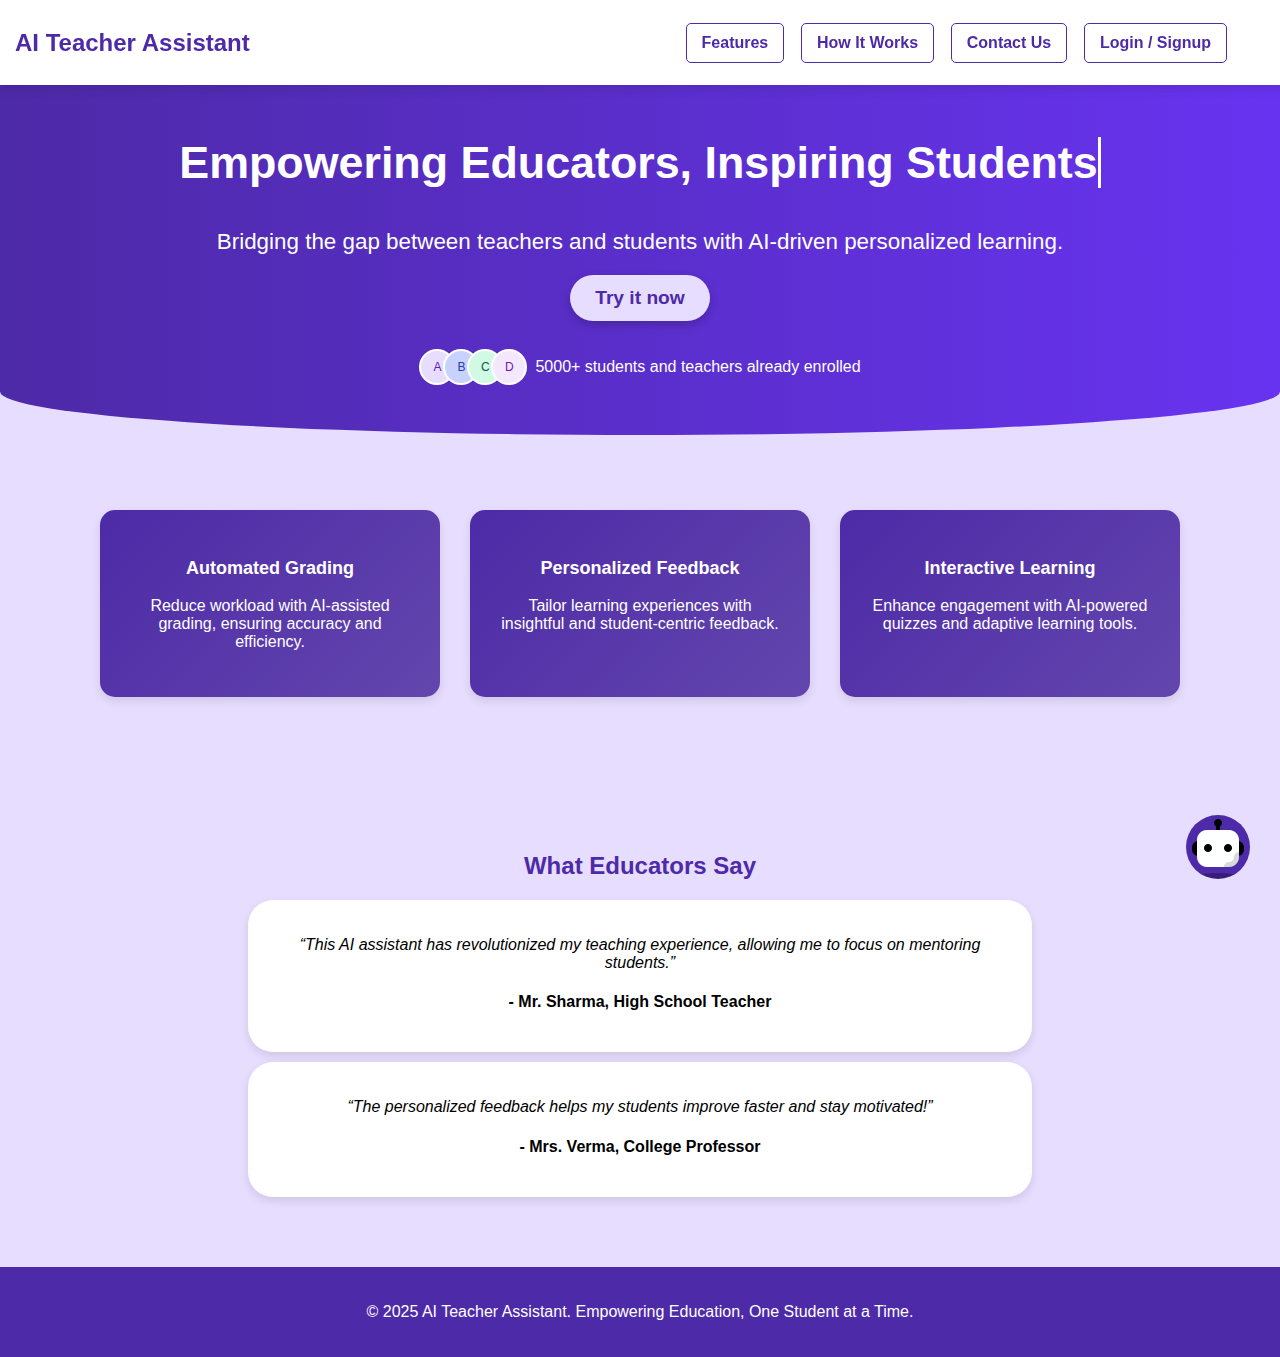
<file: index.html>
<!DOCTYPE html>
<html>

<head>
  <title>
    AI Teacher Assistant
  </title>
  <link href="code_me_styles.css" rel="stylesheet">
</head>

<body>
  <div class="header">
    <div class="left">
      <div class="page-title">
        AI Teacher Assistant
      </div>
    </div>
    <div class="right">
      <div class="features">
        Features
      </div>
      <div class="howitworks">
        How It Works
      </div>
      <div class="contact">
        Contact Us
      </div>
      <div class="login">
        <a href="login.html">Login / Signup</a>
      </div>

    </div>
  </div>
  <div class="top">
    <div class="large-text">
      Empowering Educators, Inspiring Students
    </div>
    <div class="text">
      Bridging the gap between teachers and students with AI-driven personalized learning.
    </div>
    <div class="button">
      <a href="register.html">Try it now</a>
    </div>
    <div class="join-section">
      <div class="avatars">
        <div class="avatar bg-indigo-200 text-indigo-800">A</div>
        <div class="avatar bg-blue-200 text-blue-800">B</div>
        <div class="avatar bg-green-200 text-green-800">C</div>
        <div class="avatar bg-purple-200 text-purple-800">D</div>
      </div>
      <span class="join-text"> 5000+ students and teachers already enrolled</span>
    </div>
  </div>
  <div class="Threebuttons">
    <div class="buttonhere">
      <div class="heading">
        Automated Grading
      </div>
      <div class="random">
        Reduce workload with AI-assisted grading, ensuring accuracy and efficiency.
      </div>
    </div>
    <div class="buttonhere">
      <div class="heading">
        Personalized Feedback
      </div>
      <div class="random">
        Tailor learning experiences with insightful and student-centric feedback.
      </div>
    </div>
    <div class="buttonhere">
      <div class="heading">
        Interactive Learning
      </div>
      <div class="random">
        Enhance engagement with AI-powered quizzes and adaptive learning tools.
      </div>
    </div>
  </div>
  <div class="testimonials">
    <h2>What Educators Say</h2>
    <div class="testimonial">
      <p>“This AI assistant has revolutionized my teaching experience, allowing me to focus on mentoring students.”</p>
      <h4>- Mr. Sharma, High School Teacher</h4>
    </div>
    <div class="testimonial">
      <p>“The personalized feedback helps my students improve faster and stay motivated!”</p>
      <h4>- Mrs. Verma, College Professor</h4>
    </div>
  </div>
  <div class="iconbutton">
    <a href="#" id="chatbotButton">
      <img src="Icons/bot.png" style="border-radius: 100%;">
    </a>
    <div class="tooltip">Masterji - AI Chatbot</div>
  </div>

  <!-- The chatbot iframe (hidden by default) -->
  <div id="chatbotContainer" style="display:none;">
    <iframe style="border-radius: 5% ;border-color: blueviolet;" allow="microphone;" width="350" height="430"
      src="https://console.dialogflow.com/api-client/demo/embedded/7ff48568-155b-4105-8dbd-4f1578ec49bf">
    </iframe>
  </div>

  <footer>
    <p>© 2025 AI Teacher Assistant. Empowering Education, One Student at a Time.</p>
  </footer>


  <script src="script_g.js"></script>
</body>

</html>
</file>
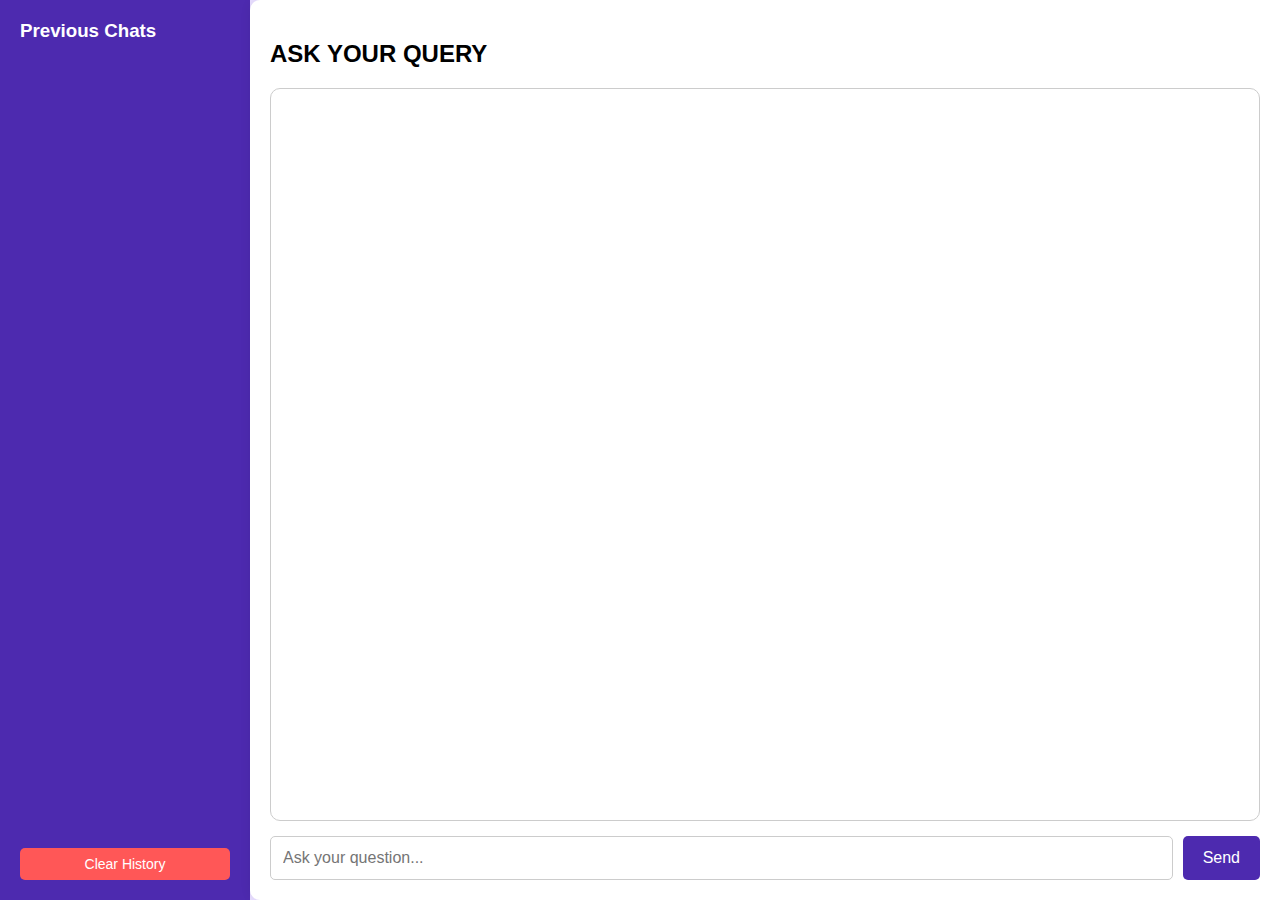
<file: chat.html>
<!DOCTYPE html>
<html lang="en">
<head>
    <meta charset="UTF-8" />
    <meta name="viewport" content="width=device-width, initial-scale=1.0"/>
    <title>AI Chatbot</title>
    <style>
        /* --- STYLES REMAIN THE SAME --- */
        * {
            box-sizing: border-box;
        }

        body {
            font-family: Arial, sans-serif;
            margin: 0;
            padding: 0;
            height: 100vh;
            display: flex;
            background-color: #e7ddff;
        }

        .sidebar {
            width: 250px;
            background-color: #4d2aaf;
            color: white;
            padding: 20px;
            overflow-y: auto;
            display: flex; 
            flex-direction: column; 
        }
        
        .sidebar button {
            padding: 8px 15px;
            margin-top: 10px;
            background-color: #ff5757;
            color: white;
            border: none;
            border-radius: 5px;
            cursor: pointer;
            font-size: 14px;
        }

        .sidebar h3 {
            margin-top: 0;
        }

        .sidebar .history {
            margin-top: 20px;
            flex-grow: 1; 
        }

        .sidebar .history div {
            margin-bottom: 10px;
            padding: 10px;
            background-color: #6546b4; 
            border-radius: 5px;
            font-size: 14px;
            cursor: pointer;
            white-space: nowrap; 
            overflow: hidden; 
            text-overflow: ellipsis; 
        }

        .main-container {
            flex: 1;
            display: flex;
            flex-direction: column;
            padding: 20px;
            background: #ffffff;
            border-radius: 10px 0 0 10px;
            box-shadow: -2px 0 10px rgba(0,0,0,0.05);
        }

        .chat-box {
            flex: 1;
            overflow-y: auto;
            padding: 15px;
            border: 1px solid #ccc;
            border-radius: 10px;
            margin-bottom: 15px;
            display: flex; 
            flex-direction: column;
        }

        .message {
            padding: 10px;
            border-radius: 5px;
            margin-bottom: 8px;
            max-width: 80%;
        }

        .user-message {
            background-color: #4d2aaf;
            color: white;
            margin-left: auto; 
        }

        .ai-message {
            background-color: #e0e0e0;
            color: black;
            margin-right: auto; 
        }

        .chat-form {
            display: flex;
            gap: 10px;
        }

        input {
            flex: 1;
            padding: 12px;
            border-radius: 5px;
            border: 1px solid #ccc;
            font-size: 16px;
        }

        .chat-form button {
            padding: 12px 20px;
            background-color: #4d2aaf;
            color: white;
            border: none;
            border-radius: 5px;
            font-size: 16px;
            cursor: pointer;
        }

        .chat-form button:hover {
            background-color: #0d1b5c;
        }

        @media screen and (max-width: 768px) {
            body {
                flex-direction: column;
            }

            .sidebar {
                width: 100%;
                height: auto;
            }

            .main-container {
                border-radius: 0;
            }
        }
    </style>
</head>
<body>

    <div class="sidebar">
        <h3>Previous Chats</h3>
        <div class="history" id="chatHistory">
            </div>
        <button id="clearHistoryBtn">Clear History</button>
    </div>

    <div class="main-container">
        <h2>ASK YOUR QUERY </h2>
        <div class="chat-box" id="chatBox">
            </div>

        <form id="chatForm" class="chat-form">
            <input type="text" id="userMessage" placeholder="Ask your question..." required />
            <button type="submit">Send</button>
        </form>
    </div>

    <script>
        // --- 🔑 API CONFIGURATION (Client-Side Access) ---
        // WARNING: API key is visible to anyone viewing your page source. 
        // This is a trade-off for using free hosting without cURL access.
        const API_KEY = "PUT YOUR API KEY"; 
        const API_URL = `{API_KEY}`;

        // --- DOM Elements ---
        const form = document.getElementById('chatForm');
        const chatBox = document.getElementById('chatBox');
        const historyBox = document.getElementById('chatHistory');
        const inputField = document.getElementById('userMessage');
        const clearBtn = document.getElementById('clearHistoryBtn');

        // Helper function to create a message element
        function createMessageElement(sender, text) {
            const div = document.createElement('div');
            div.classList.add('message');
            div.classList.add(sender === 'user' ? 'user-message' : 'ai-message');
            // Use innerHTML to correctly render line breaks
            div.innerHTML = text; 
            return div;
        }
        
        // Helper function to create a history preview element
        function createHistoryPreview(message) {
              const historyItem = document.createElement('div');
              historyItem.innerText = message.length > 40 ? message.slice(0, 37) + "..." : message;
              return historyItem;
        }

        // --- LOAD HISTORY ON PAGE LOAD ---
        function loadChatHistory() {
            const history = JSON.parse(localStorage.getItem('chatHistory') || '[]');
            
            history.forEach(msg => {
                chatBox.appendChild(createMessageElement(msg.sender, msg.text));
            });

            let lastSender = null;
            history.slice().reverse().forEach(msg => {
                if (msg.sender === 'user' && lastSender !== 'user') {
                    historyBox.prepend(createHistoryPreview(msg.text));
                }
                lastSender = msg.sender;
            });

            chatBox.scrollTop = chatBox.scrollHeight;
        }
        
        // --- CLEAR HISTORY BUTTON LISTENER ---
        clearBtn.addEventListener('click', () => {
              if (confirm("Are you sure you want to delete all chat history?")) {
                  localStorage.removeItem('chatHistory');
                  chatBox.innerHTML = ''; 
                  historyBox.innerHTML = ''; 
              }
        });


        // --- FORM SUBMISSION (API CALL IS HERE) ---
        form.addEventListener('submit', async function (event) {
            event.preventDefault();
            const message = inputField.value.trim();
            if (!message) return;

            // 1. Display user message
            const userMessageDiv = createMessageElement('user', message);
            chatBox.appendChild(userMessageDiv);

            // 2. Add to sidebar (preview)
            const historyItem = createHistoryPreview(message);
            historyBox.prepend(historyItem);

            chatBox.scrollTop = chatBox.scrollHeight;
            inputField.value = "";
            
            // Add a temporary loading message
            const loadingMessage = createMessageElement('ai', 'Thinking...');
            chatBox.appendChild(loadingMessage);
            chatBox.scrollTop = chatBox.scrollHeight;

            
            // 3. API Request Payload
            const payload = {
                "contents": [
                    {
                        "parts": [
                            {"text": `You are a helpful tutor bot.\nUser: ${message}`}
                        ]
                    }
                ]
            };

            let aiReplyText = "An error occurred. Check your console for details (F12).";
            
            try {
                // Perform the fetch request directly to the Gemini API
                const apiResponse = await fetch(API_URL, {
                    method: 'POST',
                    headers: {
                        'Content-Type': 'application/json'
                    },
                    body: JSON.stringify(payload)
                });

                const data = await apiResponse.json();

                if (apiResponse.ok && data?.candidates?.[0]?.content?.parts?.[0]?.text) {
                    // Success: Get the response text
                    aiReplyText = data.candidates[0].content.parts[0].text;
                } else if (data.error) {
                    // API-level error (e.g., API key invalid)
                    aiReplyText = `Gemini API Error: ${data.error.message}`;
                    console.error("Gemini API Error:", data.error.message);
                } else {
                    // Unknown error
                    aiReplyText = `Gemini API Error: Could not get a valid response.`;
                    console.error("Unknown API Response:", data);
                }

            } catch (error) {
                // Network error
                aiReplyText = `Network Error: ${error.message}.`;
                console.error("Fetch Error:", error);
            }

            
            // 4. Remove loading message
            chatBox.removeChild(loadingMessage);

            // 5. Display AI message (replace newlines with HTML <br />)
            const formattedReply = aiReplyText.replace(/\n/g, '<br />');
            const aiMessageDiv = createMessageElement('ai', formattedReply);
            chatBox.appendChild(aiMessageDiv);

            // 6. --- SAVE HISTORY ---
            const userMsgObj = { sender: 'user', text: message };
            const aiReplyObj = { sender: 'ai', text: formattedReply }; // Save formatted reply

            let history = JSON.parse(localStorage.getItem('chatHistory') || '[]');
            history.push(userMsgObj, aiReplyObj);
            localStorage.setItem('chatHistory', JSON.stringify(history));
            // --- END SAVE HISTORY ---
            
            // Scroll to show new message
            chatBox.scrollTop = chatBox.scrollHeight;
        });
        
        // EXECUTE LOAD HISTORY
        loadChatHistory();
    </script>

</body>
</html>
</file>
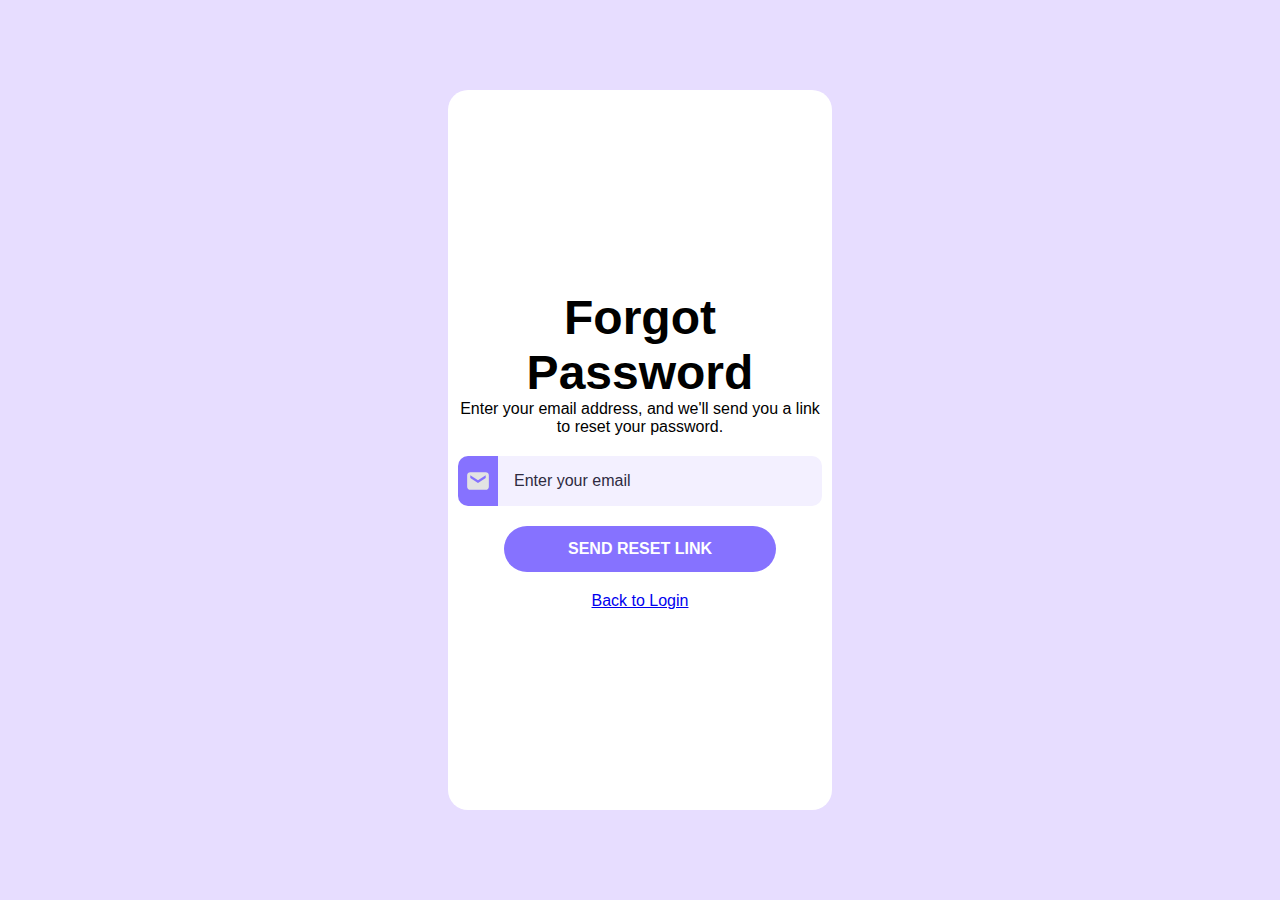
<file: forgot_password.html>
<!DOCTYPE html>
<html lang="en">
<head>
    <meta charset="UTF-8">
    <meta name="viewport" content="width=device-width, initial-scale=1.0">
    <title>Forgot Password</title>
    <link rel="stylesheet" href="stylesheet.css">
</head>
<body>
    <div class="wrapper">
        <h1>Forgot Password</h1>
        <p>Enter your email address, and we'll send you a link to reset your password.</p>

        <form action="forgot_password.php" method="POST">
            <div>
                <label for="email-input">
                    <svg xmlns="http://www.w3.org/2000/svg" height="24px" viewBox="0 -960 960 960" width="24px" fill="#e3e3e3">
                        <path d="M172-126q-53 0-89.5-36.5T46-252v-456q0-53 36.5-89.5T172-834h616q53 0 89.5 36.5T914-708v456q0 53-36.5 89.5T788-126H172Zm308-271 308-200v-111L480-508 172-708v111l308 200Z"/>
                    </svg>
            </label>
                <input required type="email" name="email" id="email-input" placeholder="Enter your email">
            </div>
            <div>
                <button type="submit">Send Reset Link</button>
            </div>
        </form>

        <p><a href="login.html">Back to Login</a></p>
    </div>
</body>
</html>
</file>
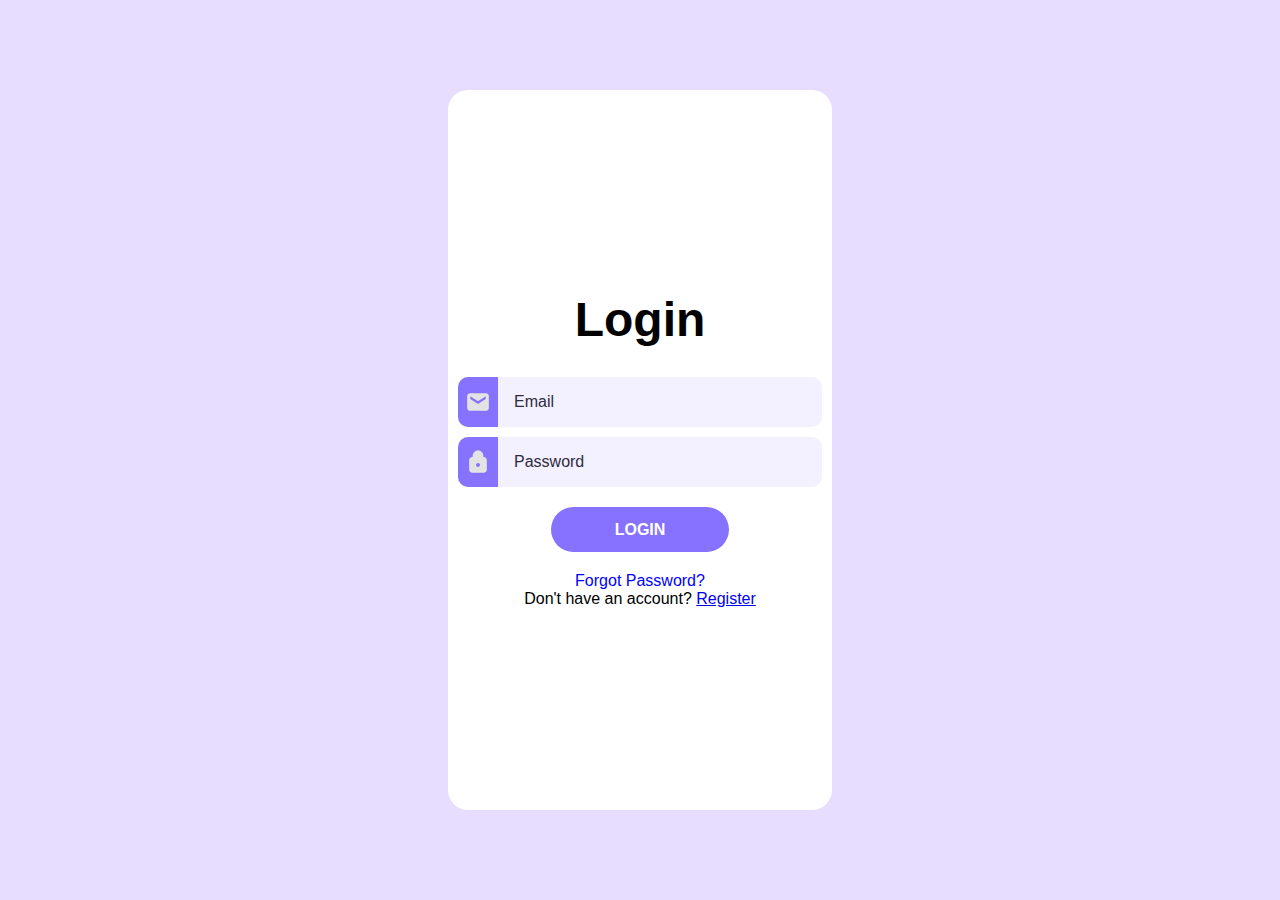
<file: login.html>
<!DOCTYPE html>
<html lang="en">
<head>
    <meta charset="UTF-8">
    <meta name="viewport" content="width=device-width, initial-scale=1.0">
    <title>Login</title>
    <link rel="stylesheet" href="stylesheet.css">
</head>
<body style="background-color: #e7ddff;">
    <div class="wrapper">
        <h1>Login</h1>
        <div id="error-message" class="error" style="color: red; margin-bottom: 10px;"></div>

        <form action="login.php" method="POST">
            <div>
                <label for="email-input">
                    <svg xmlns="http://www.w3.org/2000/svg" height="24px" viewBox="0 -960 960 960" width="24px" fill="#e3e3e3">
                        <path d="M172-126q-53 0-89.5-36.5T46-252v-456q0-53 36.5-89.5T172-834h616q53 0 89.5 36.5T914-708v456q0 53-36.5 89.5T788-126H172Zm308-271 308-200v-111L480-508 172-708v111l308 200Z"/>
                    </svg>
                </label>
                <input required type="email" name="email" id="email-input" placeholder="Email">
            </div>
            <div>
                <label for="password-input">
                    <svg xmlns="http://www.w3.org/2000/svg" height="24px" viewBox="0 -960 960 960" width="24px" fill="#e3e3e3">
                        <path d="M252-49q-51.98 0-88.99-37.01Q126-123.03 126-175v-376q0-51.97 37.01-88.99Q200.02-677 252-677h13v-51q0-91 62.5-154.5T480-946q90 0 152.5 63.5T695-728v51h13q51.97 0 88.99 37.01Q834-602.97 834-551v376q0 51.97-37.01 88.99Q759.97-49 708-49H252Zm228-234q33 0 56.5-23.5T560-363q0-33-23.5-56.5T480-443q-33 0-56.5 23.5T400-363q0 33 23.5 56.5T480-283Z"/>
                    </svg>
                </label>
                <input required type="password" name="password" id="password-input" placeholder="Password">
            </div>
            <div>
                <button type="submit">Login</button>
            </div>
        </form>

        <!-- Forgot Password Link -->
        <p><a href="forgot_password.html" style="color: blue; text-decoration: none;">Forgot Password?</a></p>

        <p>Don't have an account? <a href="register.html">Register</a></p>
    </div>

    <script>
        document.addEventListener("DOMContentLoaded", function () {
            const urlParams = new URLSearchParams(window.location.search);
            const errorMessage = urlParams.get("error");
    
            if (errorMessage) {
                document.getElementById("error-message").textContent = errorMessage;
            }
        });
    </script>
</body>
</html>
</file>
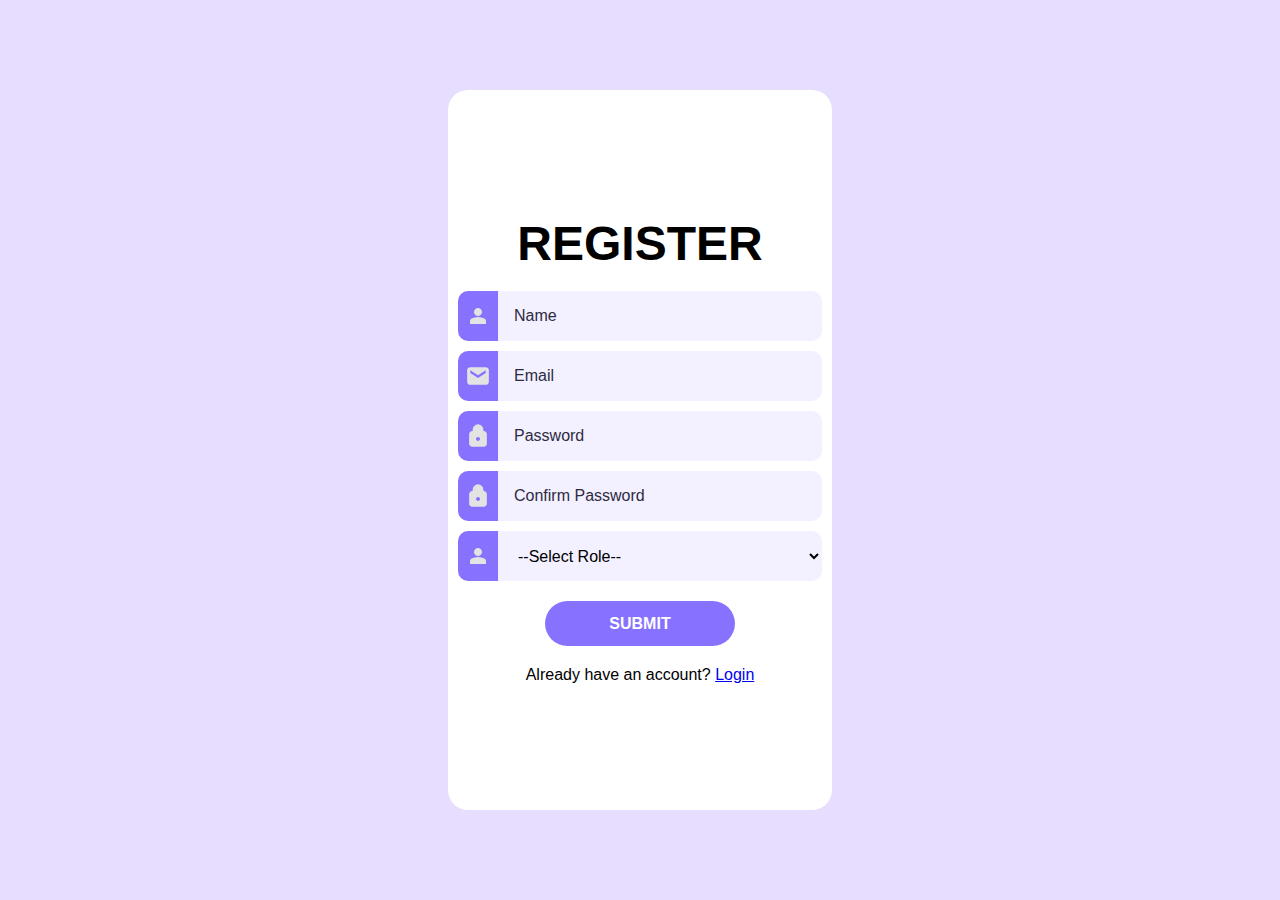
<file: register.html>
<!DOCTYPE html>
<html lang="en">
<head>
    <meta charset="UTF-8">
    <meta name="viewport" content="width=device-width, initial-scale=1.0">
    <title>Register</title>
    <link rel="stylesheet" href="stylesheet.css">
    <script type="text/javascript" src="validation.js" defer></script>
</head>
<body style="background-color: #e7ddff;">
    <div class="wrapper">
        <h1>REGISTER</h1>
        <form action="register.php" method="POST">
            <div>
                <label for="name-input">
                    <svg xmlns="http://www.w3.org/2000/svg" height="24px" viewBox="0 -960 960 960" width="24px" fill="#e3e3e3">
                        <path d="M480-480q-66 0-113-47t-47-113q0-66 47-113t113-47q66 0 113 47t47 113q0 66-47 113t-113 47ZM160-160v-112q0-34 17.5-62.5T224-378q62-31 126-46.5T480-440q66 0 130 15.5T736-378q29 15 46.5 43.5T800-272v112H160Z"/>
                    </svg>
                </label>
                <input required type="text" name="name" id="name-input" placeholder="Name">
            </div>
            <div>
                <label for="email-input">
                    <svg xmlns="http://www.w3.org/2000/svg" height="24px" viewBox="0 -960 960 960" width="24px" fill="#e3e3e3">
                        <path d="M172-126q-53 0-89.5-36.5T46-252v-456q0-53 36.5-89.5T172-834h616q53 0 89.5 36.5T914-708v456q0 53-36.5 89.5T788-126H172Zm308-271 308-200v-111L480-508 172-708v111l308 200Z"/>
                    </svg>
                </label>
                <input required type="email" name="email" id="email-input" placeholder="Email">
            </div>
            <div>
                <label for="password-input">
                    <svg xmlns="http://www.w3.org/2000/svg" height="24px" viewBox="0 -960 960 960" width="24px" fill="#e3e3e3">
                        <path d="M252-49q-51.98 0-88.99-37.01Q126-123.03 126-175v-376q0-51.97 37.01-88.99Q200.02-677 252-677h13v-51q0-91 62.5-154.5T480-946q90 0 152.5 63.5T695-728v51h13q51.97 0 88.99 37.01Q834-602.97 834-551v376q0 51.97-37.01 88.99Q759.97-49 708-49H252Zm228-234q33 0 56.5-23.5T560-363q0-33-23.5-56.5T480-443q-33 0-56.5 23.5T400-363q0 33 23.5 56.5T480-283Z"/>
                    </svg>
                </label>
                <input required type="password" name="password" id="password-input" placeholder="Password">
            </div>
            <div>
                <label for="confirm-password-input">
                    <svg xmlns="http://www.w3.org/2000/svg" height="24px" viewBox="0 -960 960 960" width="24px" fill="#e3e3e3">
                        <path d="M252-49q-51.98 0-88.99-37.01Q126-123.03 126-175v-376q0-51.97 37.01-88.99Q200.02-677 252-677h13v-51q0-91 62.5-154.5T480-946q90 0 152.5 63.5T695-728v51h13q51.97 0 88.99 37.01Q834-602.97 834-551v376q0 51.97-37.01 88.99Q759.97-49 708-49H252Zm228-234q33 0 56.5-23.5T560-363q0-33-23.5-56.5T480-443q-33 0-56.5 23.5T400-363q0 33 23.5 56.5T480-283Z"/>
                    </svg>
                </label>
                <input required type="password" name="confirm_password" id="confirm-password-input" placeholder="Confirm Password">
            </div>
            
            <div>
                <label for="role-input">
                    <svg xmlns="http://www.w3.org/2000/svg" height="24px" viewBox="0 -960 960 960" width="24px" fill="#e3e3e3">
                        <path d="M480-480q-66 0-113-47t-47-113q0-66 47-113t113-47q66 0 113 47t47 113q0 66-47 113t-113 47ZM160-160v-112q0-34 17.5-62.5T224-378q62-31 126-46.5T480-440q66 0 130 15.5T736-378q29 15 46.5 43.5T800-272v112H160Z"/>
                    </svg>
                </label>
                <select name="role" id="role-input" required>
                    <option value="">--Select Role--</option>
                    <option value="student">STUDENT</option>
                    <option value="teacher">TEACHER</option>
                </select>
            </div>
            <div>
                <button type="submit">SUBMIT</button>
            </div>
        </form>
        <p>Already have an account? <a href="login.html">Login</a></p>
    </div>
</body>
</html>
</file>
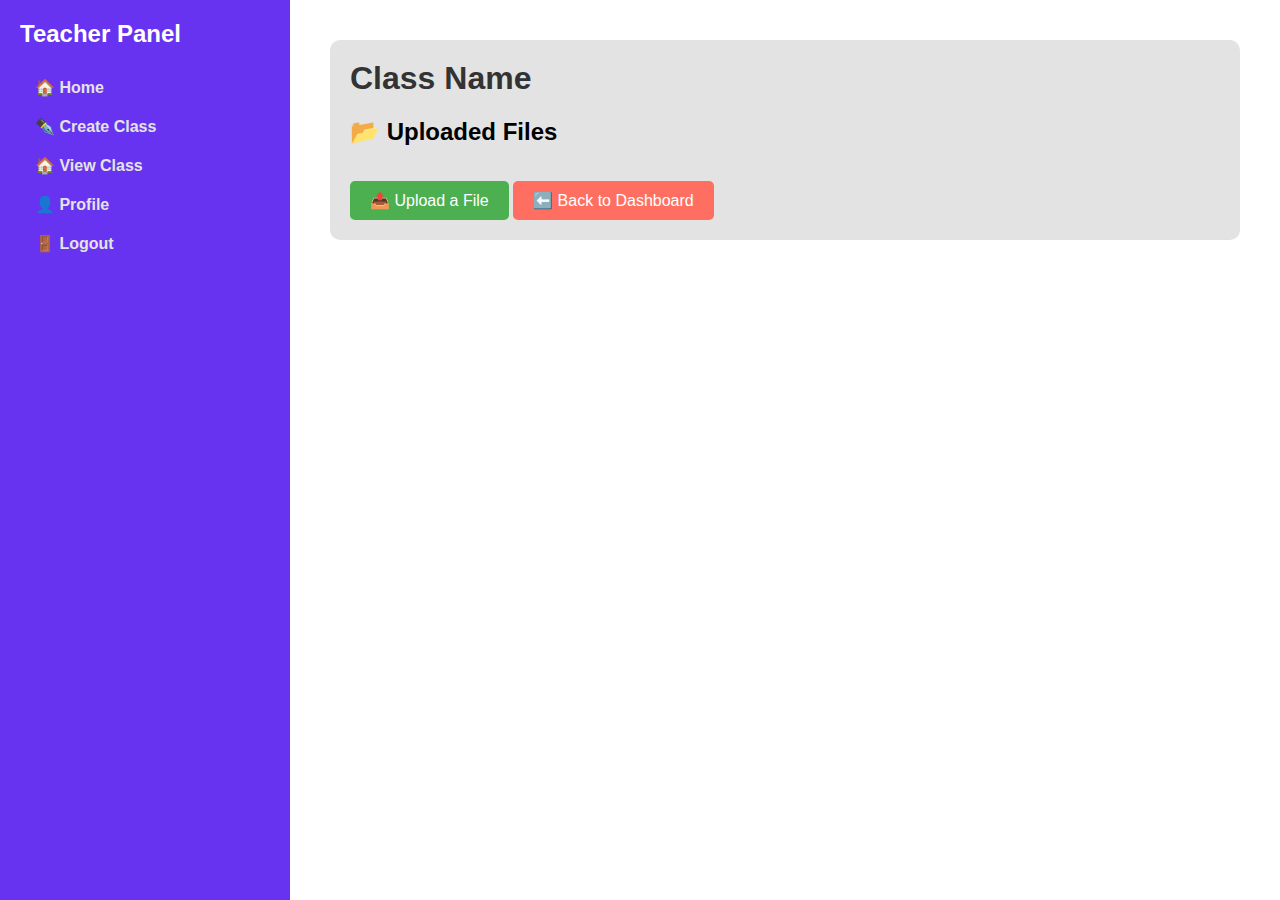
<file: view_class.html>
<!DOCTYPE html>
<html lang="en">
<head>
    <meta charset="UTF-8">
    <meta name="viewport" content="width=device-width, initial-scale=1.0">
    <title>View Class</title>
    <!-- <link rel="stylesheet" href="stylesheet.css"> Link your CSS file -->
    <style>
        body {
            margin: 0;
            padding: 0;
            font-family: Arial, sans-serif;
            background-color: #f5f7fa;
        }

        .container {
            display: flex;
            height: 100vh;
        }

        .sidebar {
            width: 250px;
            background-color: #6833f0; /* Sidebar Color */
            padding: 20px;
            color: #fff;
        }

        .sidebar h2 {
            margin-top: 0;
            margin-bottom: 20px;
        }

        .sidebar a {
            display: block;
            padding: 10px 15px;
            color: #e3e3e3;
            text-decoration: none;
            font-weight: bolder;
            border-radius: 5px;
        }

        .sidebar a:hover {
            background-color: #394b5e;
        }

        .content {
            flex: 1;
            padding: 40px;
            background-color: #fff;
        }

        .class-details {
            background-color: #e3e3e3;
            padding: 20px;
            border-radius: 10px;
            margin-bottom: 30px;
        }

        h1 {
            margin-top: 0;
            color: #333;
        }

        .file-list {
            list-style: none;
            padding: 0;
        }

        .file-list li {
            padding: 12px 20px;
            background-color: #fff;
            margin-bottom: 10px;
            border: 1px solid #ccc;
            border-radius: 5px;
            display: flex;
            justify-content: space-between;
            align-items: center;
        }

        .file-list a {
            text-decoration: none;
            color: #4caf50;
            margin-left: 10px;
        }

        .file-list a:hover {
            text-decoration: underline;
        }

        .btn {
            display: inline-block;
            padding: 10px 20px;
            margin-top: 15px;
            background-color: #4caf50;
            color: #fff;
            text-decoration: none;
            border-radius: 5px;
        }

        .btn:hover {
            background-color: #45a049;
        }

        .back-btn {
            background-color: #ff6f61;
        }

        .back-btn:hover {
            background-color: #e6574d;
        }
    </style>
</head>
<body>
    <div class="container">
        <!-- Sidebar Section -->
        <div class="sidebar">
            <h2>Teacher Panel</h2>
            <a href="dashboard.html">🏠 Home</a>
            <a href="create_class.html">✒️ Create Class</a>
            <a href="view_class.html">🏠 View Class</a>
            <a href="dashboard.html">👤 Profile</a>
            <a href="login.html">🚪 Logout</a>
        </div>

        <!-- Main Content Section -->
        <div class="content">
            <div class="class-details">
                <h1 id="class-name">Class Name</h1>
                <h2>📂 Uploaded Files</h2>
                <ul class="file-list" id="file-list">
                    <!-- Files will be dynamically inserted here -->
                </ul>
                <a href="#" id="upload-link" class="btn">📤 Upload a File</a>
                <a href="dashboard.php" class="btn back-btn">⬅️ Back to Dashboard</a>
            </div>
        </div>
    </div>

    <!-- Load Class Name and Files Dynamically -->
    <script>
        document.addEventListener("DOMContentLoaded", function () {
            fetch("fetch_class_data.php?id=<?php echo $_GET['id']; ?>")
                .then(response => response.json())
                .then(data => {
                    if (data.error) {
                        alert(data.error);
                        window.location.href = "dashboard.php";
                    } else {
                        document.getElementById("class-name").textContent = data.class_name;

                        const fileList = document.getElementById("file-list");
                        data.files.forEach(file => {
                            const li = document.createElement("li");
                            li.innerHTML = `
                                <span>${file.filename}</span>
                                <span>
                                    <a href="download.php?file=${file.filename}" target="_blank">⬇️ Download</a>
                                    <a href="delete.php?id=${file.id}" onclick="return confirm('Are you sure you want to delete this file?')">❌ Delete</a>
                                </span>
                            `;
                            fileList.appendChild(li);
                        });

                        document.getElementById("upload-link").href = `upload.php?class_id=${data.class_id}`;
                    }
                })
                .catch(error => {
                    console.error("Error fetching class data:", error);
                });
        });

        // submission button
        data.files.forEach(file => {
            const li = document.createElement("li");
            li.innerHTML = `
                <span>${file.filename}</span>
                <span>
                    <a href="download.php?file=${file.filename}" target="_blank">⬇️ Download</a>
                    <a href="delete.php?id=${file.id}" onclick="return confirm('Are you sure you want to delete this file?')">❌ Delete</a>
                    <a href="view_submissions.php?file_id=${file.id}" class="btn" style="margin-left:10px; background-color:#2196f3;">📥 Submissions</a>
                </span>
            `;
            fileList.appendChild(li);
        });

    </script>
</body>
</html>
</file>
<file: code_me_styles.css>
body {
  font-family: 'Nunito', sans-serif;
  margin: 0;
  padding: 0;
  box-sizing: border-box;
  background-color: #e7ddff;
  color: white;
  text-align: center;
}

.header {
  display: flex;
  position: fixed;
  background: white;
  /* background: linear-gradient(135deg, #4d2aa7, #6833f0); */
  color: #4d2aa7;
  box-shadow: 0 4px 10px rgba(0, 0, 0, 0.1);
  font-weight: bold;
  padding: 15px 60px 15px 15px;
  height: 55px;
  top:0;
  left:0;
  width:96%;
  z-index: 1000;
}

.left {
  flex-direction: row;
  display: flex;
  flex: 0.999;
  align-items: center;
  margin-right: 40px;
}
.page-title {
  display: flex;
  margin-right: 10px;
  font-size: x-large;

}

.right{
  display : flex;
  justify-content: space-evenly;
  flex: 1.001;
  align-items: center;
  margin-left: 60px;
}

.features,
.howitworks,
.contact,
.login{
  color: #4d2aa7;
  text-decoration: none;
  font-weight: bold;
  padding: 10px 15px;
  border-radius: 5px;
  transition: all 0.3s ease-in-out;
  margin-right: 10px;
  border: 1px solid #4d2aa7;
  cursor: pointer;
}

a{
  color: #4d2aa7;
  text-decoration: none;
}

.features:hover {
  background: white;
  box-shadow: 0 4px 8px rgba(0, 0, 0, 0.568);
}

.howitworks:hover {
  background: white;
  box-shadow: 0 4px 8px rgba(0, 0, 0, 0.568);
}

.contact:hover {
  background: white;
  box-shadow: 0 4px 8px rgba(0, 0, 0, 0.568);
}

.login:hover {
  background: white;
  box-shadow: 0 4px 8px rgba(0, 0, 0, 0.568);
}

.top {
  background: linear-gradient(to right, #4d2aa7, #6833f0);
  color: white;
  padding: 100px 20px;
  border-radius: 0 0 50% 50% / 10%;
  animation: fadeIn 1.5s ease-in-out;
  height: 235px;
  
}

.large-text {
  font-size: 2.8rem;
  font-weight: 700;
  margin-bottom: 37px;
  margin-top: 37px;
  display: inline-block; /* To apply the width animation */
  white-space: nowrap; /* Prevents the text from wrapping to the next line */
  overflow: hidden; /* Hides the text until it's typed out */
  border-right: 3px solid white; /* Simulating a cursor effect */
  animation: typewriter 4s steps(40) infinite alternate,blink 300ms steps(40) infinite normal;border-right: 3px solid rgb(255, 255, 255);
}

@keyframes typewriter {
    from {
        width: 0%;
    }

    to {
        width: 73%;
    }
}

@keyframes blink {
    from {
        border-color: rgb(255, 255, 255);
    }

    to {
        border-color: transparent;
    }
}

.text {
  font-size: 1.4rem;
  margin-bottom: 20px;
}

.button {
  display: inline-block;
  background: #e7ddff;
  color: white;
  padding: 12px 25px;
  border-radius: 25px;
  text-decoration: none;
  font-size: 1.2rem;
  font-weight: bold;
  transition: transform 0.3s ease-in-out, box-shadow 0.3s ease-in-out;
  box-shadow: 0 4px 10px rgba(0, 0, 0, 0.2);
  cursor: pointer;
  transform-origin: center; /* Ensures smooth scaling */
}

.button:hover {
  transform: scale(1.1); /* Enlarges smoothly */
  box-shadow: 0 8px 20px rgba(0, 0, 0, 0.6);
}

/* General styles for the section */
.join-section {
  display: flex;
  justify-content: center;
  align-items: center;
  color: white; /* gray-500 */
  font-size: 0.875rem; /* text-sm */
  gap: 1rem;
}

.avatars {
  display: flex;
  position: relative;
}

.avatar {
  width: 2rem; /* w-8 */
  height: 2rem; /* h-8 */
  border-radius: 50%; /* rounded-full */
  background-color: white;
  display: flex;
  color:#4d2aa7;
  align-items: center;
  justify-content: center;
  font-size: 0.75rem; /* text-xs */
  font-weight: 500; /* font-medium */
  border: 2px solid #fff; /* border-2 border-white */
  position: absolute; /* Position avatars on top of each other */
}

.avatar:nth-child(1) {
  left: 0;
  background-color: #e7ddff; /* Lavender background */
  color: #5b21b6; /* Dark purple text */
}

.avatar:nth-child(2) {
  left: 1.5rem; /* Overlapping the first one */
  background-color: #c7d2fe; /* Light blue background */
  color: #1e40af; /* Dark blue text */
}

.avatar:nth-child(3) {
  left: 3rem; /* Overlapping the second one */
  background-color: #d1fae5; /* Light green background */
  color: #065f46; /* Dark green text */
}

.avatar:nth-child(4) {
  left: 4.5rem; /* Overlapping the third one */
  background-color: #f3e8ff; /* Light purple background */
  color: #6b21a8; /* Dark purple text */
}
.join-text {
  font-size: 1rem; /* Standard text size */
  font-weight: 400; /* Normal weight */
  padding-top: 37px;
  padding-left: 100px;
}


.Threebuttons {
  display: flex;
  justify-content: center;
  padding: 60px 20px;
  background: #e7ddff;
}

.buttonhere{
  background: linear-gradient(135deg, #4d2aa7, #6346ad);
  padding: 30px;
  margin: 15px;
  border-radius: 15px;
  width: 280px;
  box-shadow: 0 4px 10px rgba(0, 0, 0, 0.1);
  transition: transform 0.3s, box-shadow 0.3s;
  color: white;
}

.buttonhere:hover{
  transform: translateY(-10px);
  box-shadow: 0 10px 20px rgba(0, 0, 0, 0.3);
}

.heading{
  margin-top: 18px;
  margin-bottom: 18px;
  font-size: 18px;
  font-weight: bolder;
}

.random{
  margin-top: 16px;
  margin-bottom: 16px;
}

.testimonials {
  background: #e7ddff;
  padding: 60px 20px;
  color: #4d2aa7;
}
.testimonials p,h4 {
  color:#000000;
}

.testimonial {
  background: #ffffff;
  padding: 20px;
  margin: 10px auto;
  border-radius: 25px;
  width: 60%;
  box-shadow: 0 4px 10px rgba(0, 0, 0, 0.1);
  transition: transform 0.3s;
}

.testimonial:hover {
  transform: scale(1.05);
  box-shadow: 0 8px 20px rgba(0, 0, 0, 0.2);
}

.testimonial p {
  font-style: italic;
}

.iconbutton{
  width: 48px;
  height: 48px;
  border-radius: 100%;
  background-color: #3d2086;
  display: flex;
  align-items: center;
  justify-content: center;
  position: fixed;
  right: 3%;
  bottom: 3%;
  cursor: pointer;
  z-index: 10000;
}

#chatbotContainer {
  position: fixed;
  bottom: 10%;
  right: 20px;
  z-index: 9999;
  border-radius: 5%;
  /* box-shadow: 0px 0px 10px rgba(0, 0, 0, 0.3); */
}

.tooltip {
  visibility: hidden;
  width: 180px;
  background-color: rgba(0, 0, 0, 0.75);
  color: #fff;
  text-align: center;
  border-radius: 5px;
  padding: 8px;
  position: absolute;
  bottom: 10px;
  left: -200px; 
  opacity: 0;
  transition: opacity 0.3s;
  font-size: 14px;
  z-index: 9999;
}

.iconbutton:hover .tooltip {
  visibility: visible;
  opacity: 1;
}


footer {
  /* background: linear-gradient(to right, #a200ff, #c35cff); */
  background: #4d2aa7;
  color: white;
  padding: 20px;
  font-size: 1rem;
}

@keyframes fadeIn {
  from {
      opacity: 0;
      transform: translateY(-20px);
  }
  to {
      opacity: 1;
      transform: translateY(0);
  }
}
</file>
<file: stylesheet.css>
:root 
{
    --accent-color: #8672FF;
    --base-color: white;
    --text-color: #2E2B41;
    --input-color: #F3F0FF;
}    
*
{
    margin:0;
    padding:0;
}
html
{
    font-family: 'Gill Sans', 'Gill Sans MT', Calibri, 'Trebuchet MS', sans-serif;
    font-size: medium;
    font-weight: 200;
    text-align: center;
}
body
{
    display: flex;
    justify-content:center ;
    align-items: center;
    min-height: 100vh;
    background-color: #e7ddff;

}
.wrapper
{
    box-sizing: border-box;
    background-color: var(--base-color);
    width:30%;
    padding: 10px;
    border-radius: 20px 20px 20px 20px;
    height: 80vh;
    display:flex;
    flex-direction: column;
    align-items: center;
    justify-content: center;
}
h1
{
    font-size: 3rem;
    font-weight: 900;

}
form
{
    width:min(400px,100%);
    margin-top:20px;
    margin-bottom: 20px;
    display: flex;
    flex-direction: column;
    align-items: center;
    gap: 10px;

}
form > div
{
    width:100%;
    display: flex;
    justify-content: center;

}
form label
{
    flex-shrink: 0;
    height: 50px;
    width:40px;
    background-color: var(--accent-color);
    fill:var(--base-color);
    color: var(--base-color);
    display: flex;
    align-items: center;
    justify-content: center;
    border-radius: 10px 0 0 10px;
    font-size:1.5rem;
    font-weight: 500;
}
form input,select
{
    box-sizing: border-box;
    flex-grow: 1;
    min-width: 0;
    height:50px;
    padding:1em;
    font:inherit;
    border-radius: 0 10px 10px 0;
    border: none;
    background-color: var(--input-color);
    transition: 150ms ease;
}
form input:hover
{
    border: 2px solid var(--accent-color);
}
form input:focus
{
    outline: none;
    border-color: var(--text-color);
}
div:has(input:focus) > label
{
    background-color: var(--text-color);
}
form input::placeholder
{
    color: var(--text-color);

}
form button
{
    margin-top: 10px;
    border:none;
    border-radius: 1000px;
    padding:0.85em 4em;
    background-color: var(--accent-color);
    color: var(--base-color);
    font:inherit;
    font-weight: 600;
    text-transform: uppercase;
    cursor:pointer;
    transition: 150ms ease;
}
form button:hover
{
    background-color: var(--text-color);
}
form button:focus
{
    outline: none;
    background-color: var(--text-color);
}
a:hover
{
    text-decoration: underline;
}
@media(max-width: 1100px)
{
    .wrapper
    {
        width:min(600px,100%);
        border-radius: 0;
    }
}
</file>
